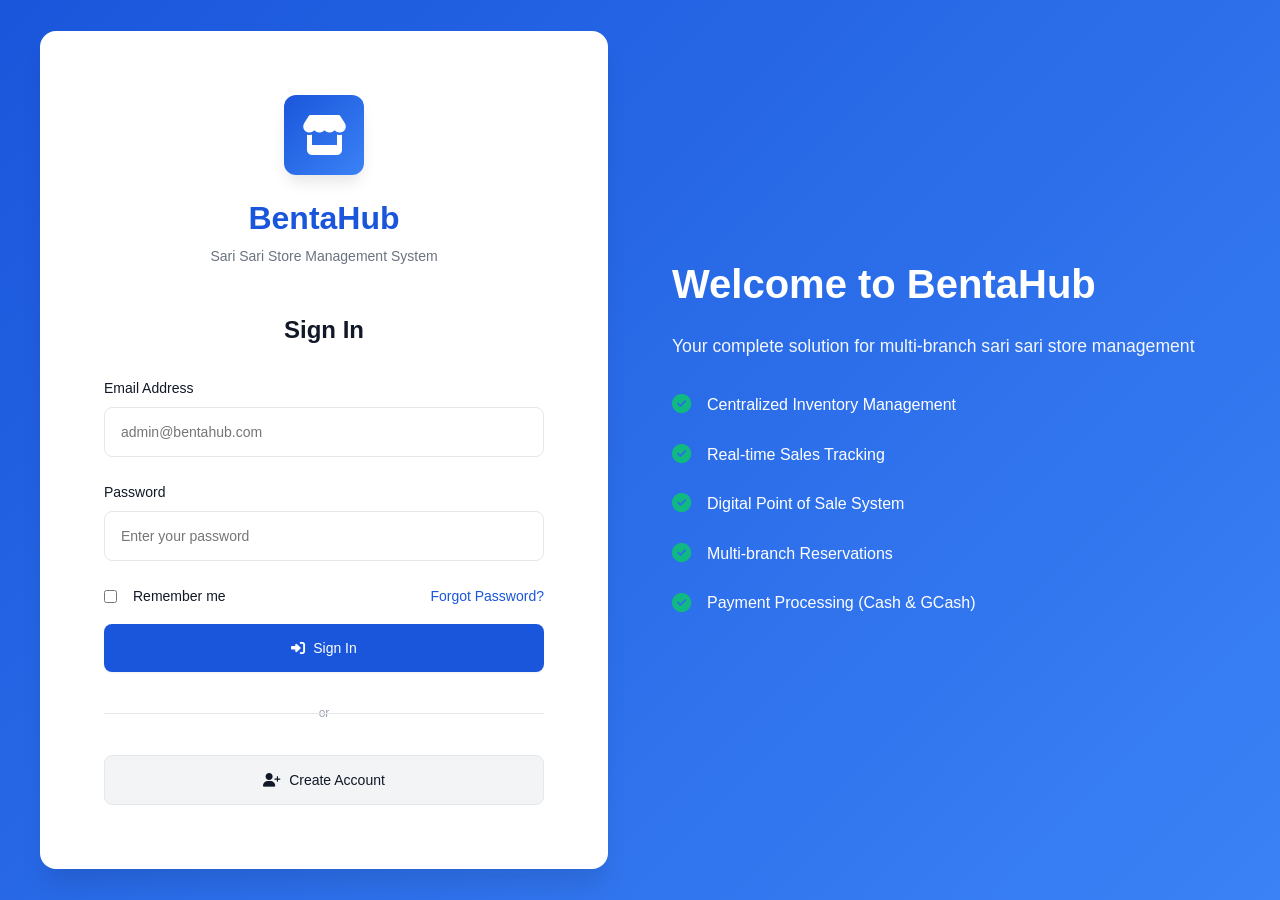
<file: index.html>
<!DOCTYPE html>
<html lang="en">
<head>
    <meta charset="UTF-8">
    <meta name="viewport" content="width=device-width, initial-scale=1.0">
    <title>BentaHub - Sari Sari Store POS & Inventory System</title>
    <link rel="stylesheet" href="https://cdnjs.cloudflare.com/ajax/libs/font-awesome/6.4.0/css/all.min.css">
    <link rel="stylesheet" href="global.css">
    <link rel="stylesheet" href="auth.css">
</head>
<body>
    <div class="auth-container">
        <div class="auth-wrapper">
            <div class="auth-box">
                <div class="logo-section">
                    <div class="logo">
                        <i class="fas fa-store"></i>
                    </div>
                    <h1>BentaHub</h1>
                    <p>Sari Sari Store Management System</p>
                </div>

                <!-- Login Form -->
                <form id="loginForm" class="auth-form active">
                    <h2>Sign In</h2>
                    
                    <div class="form-group">
                        <label for="email">Email Address</label>
                        <input type="email" id="email" name="email" placeholder="admin@bentahub.com" required>
                    </div>

                    <div class="form-group">
                        <label for="password">Password</label>
                        <input type="password" id="password" name="password" placeholder="Enter your password" required>
                    </div>

                    <div class="form-group checkbox">
                        <input type="checkbox" id="remember" name="remember">
                        <label for="remember">Remember me</label>
                        <a href="#" onclick="toggleForgotPassword()" class="forgot-link">Forgot Password?</a>
                    </div>

                    <button type="submit" class="btn btn-primary btn-block">
                        <i class="fas fa-sign-in-alt"></i> Sign In
                    </button>

                    <div class="form-divider">or</div>

                    <button type="button" class="btn btn-secondary btn-block" onclick="toggleRegister()">
                        <i class="fas fa-user-plus"></i> Create Account
                    </button>
                </form>

                <!-- Forgot Password Form -->
                <form id="forgotPasswordForm" class="auth-form">
                    <h2>Reset Password</h2>
                    <p class="form-description">Enter your email address and we'll send you a link to reset your password.</p>
                    
                    <div class="form-group">
                        <label for="resetEmail">Email Address</label>
                        <input type="email" id="resetEmail" name="email" placeholder="your-email@example.com" required>
                    </div>

                    <button type="submit" class="btn btn-primary btn-block">
                        <i class="fas fa-paper-plane"></i> Send Reset Link
                    </button>

                    <button type="button" class="btn btn-secondary btn-block" onclick="toggleForgotPassword()">
                        <i class="fas fa-arrow-left"></i> Back to Login
                    </button>
                </form>

                <!-- Register Form -->
                <form id="registerForm" class="auth-form">
                    <h2>Create Account</h2>
                    
                    <div class="form-group">
                        <label for="regName">Full Name</label>
                        <input type="text" id="regName" name="fullName" placeholder="John Doe" required>
                    </div>

                    <div class="form-group">
                        <label for="regEmail">Email Address</label>
                        <input type="email" id="regEmail" name="email" placeholder="john@example.com" required>
                    </div>

                    <div class="form-group">
                        <label for="regPassword">Password</label>
                        <input type="password" id="regPassword" name="password" placeholder="Create a password" required>
                    </div>

                    <input type="hidden" id="regRole" name="role" value="customer">

                    <button type="submit" class="btn btn-primary btn-block">
                        <i class="fas fa-check"></i> Create Account
                    </button>

                    <button type="button" class="btn btn-secondary btn-block" onclick="toggleRegister()">
                        <i class="fas fa-arrow-left"></i> Back to Login
                    </button>
                </form>
            </div>

            <div class="auth-info">
                <h3>Welcome to BentaHub</h3>
                <p>Your complete solution for multi-branch sari sari store management</p>
                <ul class="features">
                    <li><i class="fas fa-check-circle"></i> Centralized Inventory Management</li>
                    <li><i class="fas fa-check-circle"></i> Real-time Sales Tracking</li>
                    <li><i class="fas fa-check-circle"></i> Digital Point of Sale System</li>
                    <li><i class="fas fa-check-circle"></i> Multi-branch Reservations</li>
                    <li><i class="fas fa-check-circle"></i> Payment Processing (Cash & GCash)</li>
                </ul>
            </div>
        </div>
    </div>

    <script src="auth.js"></script>
</body>
</html>
</file>
<file: global.css>
/* ========================================
   DESIGN TOKENS & COLOR SYSTEM
   ======================================== */
:root {
    /* Primary Colors */
    --primary-color: #1a56db;      /* Professional Blue */
    --primary-dark: #1e40af;       /* Dark Blue */
    --primary-light: #3b82f6;      /* Light Blue */
    
    /* Accent Colors */
    --success-color: #10b981;      /* Green */
    --warning-color: #f59e0b;      /* Amber */
    --danger-color: #ef4444;       /* Red */
    
    /* Neutral Colors */
    --bg-primary: #ffffff;         /* White */
    --bg-secondary: #f9fafb;       /* Light Gray */
    --bg-tertiary: #f3f4f6;        /* Medium Gray */
    --bg-dark: #111827;            /* Dark Gray/Black */
    
    --text-primary: #111827;       /* Dark Text */
    --text-secondary: #6b7280;     /* Medium Text */
    --text-tertiary: #9ca3af;      /* Light Text */
    --text-white: #ffffff;         /* White Text */
    
    --border-color: #e5e7eb;       /* Border Gray */
    --border-dark: #d1d5db;        /* Dark Border */
    
    /* Spacing Scale */
    --spacing-xs: 0.25rem;
    --spacing-sm: 0.5rem;
    --spacing-md: 1rem;
    --spacing-lg: 1.5rem;
    --spacing-xl: 2rem;
    --spacing-2xl: 3rem;
    --spacing-3xl: 4rem;
    
    /* Border Radius */
    --radius-sm: 0.375rem;
    --radius-md: 0.5rem;
    --radius-lg: 0.75rem;
    --radius-xl: 1rem;
    
    /* Typography */
    --font-sans: -apple-system, BlinkMacSystemFont, 'Segoe UI', Roboto, 'Helvetica Neue', Arial, sans-serif;
    --font-mono: 'Courier New', monospace;
    
    /* Shadows */
    --shadow-sm: 0 1px 2px 0 rgba(0, 0, 0, 0.05);
    --shadow-md: 0 4px 6px -1px rgba(0, 0, 0, 0.1);
    --shadow-lg: 0 10px 15px -3px rgba(0, 0, 0, 0.1);
    --shadow-xl: 0 20px 25px -5px rgba(0, 0, 0, 0.1);
    
    /* Transitions */
    --transition-fast: 150ms ease-in-out;
    --transition-normal: 300ms ease-in-out;
    --transition-slow: 500ms ease-in-out;
}

/* ========================================
   GLOBAL RESET & TYPOGRAPHY
   ======================================== */
* {
    margin: 0;
    padding: 0;
    box-sizing: border-box;
}

html {
    scroll-behavior: smooth;
}

body {
    font-family: var(--font-sans);
    font-size: 14px;
    line-height: 1.6;
    color: var(--text-primary);
    background-color: var(--bg-secondary);
    overflow-x: hidden;
}

h1, h2, h3, h4, h5, h6 {
    font-weight: 600;
    line-height: 1.2;
    margin-bottom: var(--spacing-md);
}

h1 { font-size: 2rem; }
h2 { font-size: 1.5rem; }
h3 { font-size: 1.25rem; }
h4 { font-size: 1.125rem; }
h5 { font-size: 1rem; }
h6 { font-size: 0.875rem; }

p {
    margin-bottom: var(--spacing-md);
}

a {
    color: var(--primary-color);
    text-decoration: none;
    transition: color var(--transition-fast);
}

a:hover {
    color: var(--primary-dark);
}

/* ========================================
   BUTTONS
   ======================================== */
.btn {
    display: inline-flex;
    align-items: center;
    justify-content: center;
    gap: var(--spacing-sm);
    padding: var(--spacing-md) var(--spacing-lg);
    border: none;
    border-radius: var(--radius-md);
    font-size: 14px;
    font-weight: 500;
    cursor: pointer;
    transition: all var(--transition-fast);
    text-decoration: none;
}

.btn:disabled {
    opacity: 0.5;
    cursor: not-allowed;
}

/* Button Variants */
.btn-primary {
    background-color: var(--primary-color);
    color: var(--text-white);
    box-shadow: var(--shadow-sm);
}

.btn-primary:hover:not(:disabled) {
    background-color: var(--primary-dark);
    box-shadow: var(--shadow-md);
    transform: translateY(-1px);
}

.btn-secondary {
    background-color: var(--bg-tertiary);
    color: var(--text-primary);
    border: 1px solid var(--border-color);
}

.btn-secondary:hover:not(:disabled) {
    background-color: var(--bg-secondary);
    border-color: var(--border-dark);
}

.btn-success {
    background-color: var(--success-color);
    color: var(--text-white);
}

.btn-success:hover:not(:disabled) {
    background-color: #059669;
}

.btn-danger {
    background-color: var(--danger-color);
    color: var(--text-white);
}

.btn-danger:hover:not(:disabled) {
    background-color: #dc2626;
}

.btn-warning {
    background-color: var(--warning-color);
    color: var(--text-white);
}

.btn-warning:hover:not(:disabled) {
    background-color: #d97706;
}

.btn-outline {
    background-color: transparent;
    color: var(--primary-color);
    border: 2px solid var(--primary-color);
}

.btn-outline:hover:not(:disabled) {
    background-color: var(--primary-color);
    color: var(--text-white);
}

/* Button Sizes */
.btn-block {
    width: 100%;
}

.btn-small {
    padding: var(--spacing-sm) var(--spacing-md);
    font-size: 12px;
}

.btn-large {
    padding: var(--spacing-lg) var(--spacing-xl);
    font-size: 16px;
}

/* ========================================
   FORM ELEMENTS
   ======================================== */
input, textarea, select {
    font-family: var(--font-sans);
    font-size: 14px;
    width: 100%;
    padding: var(--spacing-md);
    border: 1px solid var(--border-color);
    border-radius: var(--radius-md);
    background-color: var(--bg-primary);
    color: var(--text-primary);
    transition: all var(--transition-fast);
}

input:focus, textarea:focus, select:focus {
    outline: none;
    border-color: var(--primary-color);
    box-shadow: 0 0 0 3px rgba(26, 86, 219, 0.1);
}

input:disabled, textarea:disabled, select:disabled {
    background-color: var(--bg-tertiary);
    cursor: not-allowed;
}

input[type="checkbox"],
input[type="radio"] {
    width: auto;
    margin-right: var(--spacing-sm);
}

label {
    display: block;
    margin-bottom: var(--spacing-sm);
    font-weight: 500;
    color: var(--text-primary);
}

.form-group {
    margin-bottom: var(--spacing-lg);
}

.form-group.checkbox {
    display: flex;
    align-items: center;
    margin-bottom: var(--spacing-md);
    justify-content: space-between;
}

.form-group.checkbox label {
    margin-bottom: 0;
    margin-left: var(--spacing-sm);
    font-weight: 400;
    flex: 1;
}

.forgot-link {
    color: var(--primary-color);
    text-decoration: none;
    font-size: 14px;
    transition: color 0.2s ease;
    margin-left: auto;
}

.forgot-link:hover {
    color: var(--primary-hover);
    text-decoration: underline;
}

.form-description {
    text-align: center;
    color: var(--text-secondary);
    font-size: 14px;
    margin-bottom: var(--spacing-xl);
    line-height: 1.5;
}

.form-hint, .hint {
    display: block;
    margin-top: var(--spacing-sm);
    font-size: 12px;
    color: var(--text-tertiary);
}

.form-error {
    display: block;
    margin-top: var(--spacing-sm);
    font-size: 12px;
    color: var(--danger-color);
}

/* ========================================
   TABLES
   ======================================== */
.table {
    width: 100%;
    border-collapse: collapse;
    background-color: var(--bg-primary);
    border-radius: var(--radius-lg);
    overflow: hidden;
    box-shadow: var(--shadow-sm);
}

.table thead {
    background-color: var(--bg-tertiary);
}

.table th {
    padding: var(--spacing-md);
    font-weight: 600;
    text-align: left;
    color: var(--text-primary);
    border-bottom: 1px solid var(--border-color);
}

.table td {
    padding: var(--spacing-md);
    border-bottom: 1px solid var(--border-color);
}

.table tbody tr:hover {
    background-color: var(--bg-secondary);
}

.table tbody tr:last-child td {
    border-bottom: none;
}

.table-sm th,
.table-sm td {
    padding: var(--spacing-sm) var(--spacing-md);
    font-size: 13px;
}

/* ========================================
   CARDS
   ======================================== */
.card {
    background-color: var(--bg-primary);
    border-radius: var(--radius-lg);
    box-shadow: var(--shadow-sm);
    padding: var(--spacing-lg);
    border: 1px solid var(--border-color);
    transition: all var(--transition-normal);
}

.card:hover {
    box-shadow: var(--shadow-md);
    transform: translateY(-2px);
}

.card-header {
    padding-bottom: var(--spacing-lg);
    border-bottom: 1px solid var(--border-color);
    margin-bottom: var(--spacing-lg);
}

.card-header h3 {
    margin-bottom: 0;
}

.card-body {
    padding: 0;
}

.card-footer {
    padding-top: var(--spacing-lg);
    border-top: 1px solid var(--border-color);
    margin-top: var(--spacing-lg);
}

/* ========================================
   BADGES
   ======================================== */
.badge {
    display: inline-flex;
    align-items: center;
    gap: var(--spacing-sm);
    padding: var(--spacing-sm) var(--spacing-md);
    border-radius: 999px;
    font-size: 12px;
    font-weight: 500;
}

.badge-primary {
    background-color: rgba(26, 86, 219, 0.1);
    color: var(--primary-color);
}

.badge-success {
    background-color: rgba(16, 185, 129, 0.1);
    color: var(--success-color);
}

.badge-danger {
    background-color: rgba(239, 68, 68, 0.1);
    color: var(--danger-color);
}

.badge-warning {
    background-color: rgba(245, 158, 11, 0.1);
    color: var(--warning-color);
}

/* ========================================
   UTILITIES
   ======================================== */
.container {
    max-width: 1200px;
    margin: 0 auto;
    padding: 0 var(--spacing-lg);
}

.flex {
    display: flex;
}

.flex-col {
    flex-direction: column;
}

.items-center {
    align-items: center;
}

.items-start {
    align-items: flex-start;
}

.items-end {
    align-items: flex-end;
}

.justify-between {
    justify-content: space-between;
}

.justify-center {
    justify-content: center;
}

.justify-end {
    justify-content: flex-end;
}

.gap-1 { gap: var(--spacing-sm); }
.gap-2 { gap: var(--spacing-md); }
.gap-3 { gap: var(--spacing-lg); }
.gap-4 { gap: var(--spacing-xl); }

.mt-1 { margin-top: var(--spacing-sm); }
.mt-2 { margin-top: var(--spacing-md); }
.mt-3 { margin-top: var(--spacing-lg); }
.mt-4 { margin-top: var(--spacing-xl); }

.mb-1 { margin-bottom: var(--spacing-sm); }
.mb-2 { margin-bottom: var(--spacing-md); }
.mb-3 { margin-bottom: var(--spacing-lg); }
.mb-4 { margin-bottom: var(--spacing-xl); }

.px-2 { padding-left: var(--spacing-md); padding-right: var(--spacing-md); }
.px-3 { padding-left: var(--spacing-lg); padding-right: var(--spacing-lg); }

.py-2 { padding-top: var(--spacing-md); padding-bottom: var(--spacing-md); }
.py-3 { padding-top: var(--spacing-lg); padding-bottom: var(--spacing-lg); }

.text-center {
    text-align: center;
}

.text-right {
    text-align: right;
}

.text-muted {
    color: var(--text-secondary);
}

.text-small {
    font-size: 12px;
}

.text-bold {
    font-weight: 600;
}

.hidden {
    display: none !important;
}

.show {
    display: block !important;
}

.invisible {
    visibility: hidden;
}

.visible {
    visibility: visible;
}

.opacity-50 {
    opacity: 0.5;
}

.opacity-75 {
    opacity: 0.75;
}

.cursor-pointer {
    cursor: pointer;
}

.grid {
    display: grid;
    gap: var(--spacing-lg);
}

.grid-cols-2 {
    grid-template-columns: repeat(2, 1fr);
}

.grid-cols-3 {
    grid-template-columns: repeat(3, 1fr);
}

.grid-cols-4 {
    grid-template-columns: repeat(4, 1fr);
}

/* ========================================
   RESPONSIVE DESIGN
   ======================================== */

/* Mobile First - Base styles are for mobile */

/* Tablet and up */
@media (min-width: 768px) {
    .container {
        padding: 0 var(--spacing-xl);
    }
    
    .grid-cols-2 {
        grid-template-columns: repeat(2, 1fr);
    }
    
    .grid-cols-3 {
        grid-template-columns: repeat(3, 1fr);
    }
    
    .grid-cols-4 {
        grid-template-columns: repeat(4, 1fr);
    }
}

/* Desktop and up */
@media (min-width: 1024px) {
    .container {
        max-width: 1200px;
    }
}

/* Large screens */
@media (min-width: 1280px) {
    .container {
        max-width: 1400px;
    }
}

/* Hide on mobile, show on larger screens */
@media (max-width: 767px) {
    .hidden-mobile {
        display: none !important;
    }
}

@media (min-width: 768px) {
    .hidden-tablet-up {
        display: none !important;
    }
}

/* Flex responsive */
@media (max-width: 767px) {
    .flex-mobile-col {
        flex-direction: column;
    }
    
    .flex-mobile-wrap {
        flex-wrap: wrap;
    }
}

/* Text sizes responsive */
@media (max-width: 767px) {
    h1 { font-size: 1.5rem; }
    h2 { font-size: 1.25rem; }
    h3 { font-size: 1.125rem; }
    body { font-size: 13px; }
}

/* ========================================
   ANIMATIONS
   ======================================== */
@keyframes fadeIn {
    from {
        opacity: 0;
        transform: translateY(10px);
    }
    to {
        opacity: 1;
        transform: translateY(0);
    }
}

@keyframes slideIn {
    from {
        transform: translateX(-20px);
        opacity: 0;
    }
    to {
        transform: translateX(0);
        opacity: 1;
    }
}

@keyframes pulse {
    0%, 100% {
        opacity: 1;
    }
    50% {
        opacity: 0.5;
    }
}

.fade-in {
    animation: fadeIn var(--transition-normal) ease-out;
}

.slide-in {
    animation: slideIn var(--transition-normal) ease-out;
}

.pulse {
    animation: pulse 2s cubic-bezier(0.4, 0, 0.6, 1) infinite;
}

/* ========================================
   PAGE NAVIGATION
   ======================================== */
.page {
    display: none;
}

.page.active {
    display: block;
}

/* ========================================
   INVENTORY STYLES
   ======================================== */
.stock-input {
    width: 80px;
    text-align: center;
    border: 1px solid var(--border-color);
    border-radius: var(--radius-sm);
    padding: var(--spacing-xs) var(--spacing-sm);
    font-size: 14px;
    font-weight: 500;
    background-color: var(--bg-primary);
    transition: all var(--transition-fast);
}

.stock-input:focus {
    border-color: var(--primary-color);
    box-shadow: 0 0 0 2px rgba(26, 86, 219, 0.1);
    outline: none;
}

.stock-input[readonly] {
    background-color: var(--bg-secondary);
    cursor: not-allowed;
}
</file>
<file: auth.css>
/* ========================================
   AUTHENTICATION STYLES
   ======================================== */
.auth-container {
    min-height: 100vh;
    display: flex;
    align-items: center;
    justify-content: center;
    background: linear-gradient(135deg, #1a56db 0%, #3b82f6 100%);
    padding: var(--spacing-lg);
}

.auth-wrapper {
    display: grid;
    grid-template-columns: 1fr 1fr;
    gap: var(--spacing-3xl);
    width: 100%;
    max-width: 1200px;
    align-items: center;
}

.auth-box {
    background-color: var(--bg-primary);
    border-radius: var(--radius-xl);
    padding: var(--spacing-3xl);
    box-shadow: var(--shadow-xl);
    animation: slideIn 0.6s ease-out;
}

.logo-section {
    text-align: center;
    margin-bottom: var(--spacing-2xl);
}

.logo {
    width: 80px;
    height: 80px;
    background: linear-gradient(135deg, #1a56db 0%, #3b82f6 100%);
    border-radius: var(--radius-lg);
    display: flex;
    align-items: center;
    justify-content: center;
    font-size: 2.5rem;
    color: white;
    margin: 0 auto var(--spacing-lg);
    box-shadow: var(--shadow-lg);
}

.logo-section h1 {
    color: var(--primary-color);
    margin-bottom: var(--spacing-sm);
}

.logo-section p {
    color: var(--text-secondary);
    margin-bottom: 0;
}

/* ========================================
   AUTH FORM
   ======================================== */
.auth-form {
    display: none;
}

.auth-form.active {
    display: block;
    animation: fadeIn 0.4s ease-out;
}

.auth-form h2 {
    color: var(--text-primary);
    margin-bottom: var(--spacing-xl);
    text-align: center;
}

.form-divider {
    position: relative;
    margin: var(--spacing-xl) 0;
    text-align: center;
    color: var(--text-tertiary);
    font-size: 12px;
}

.form-divider::before {
    content: '';
    position: absolute;
    top: 50%;
    left: 0;
    right: 0;
    height: 1px;
    background-color: var(--border-color);
}

.form-divider span {
    position: relative;
    background-color: var(--bg-primary);
    padding: 0 var(--spacing-md);
}

/* ========================================
   AUTH INFO SECTION
   ======================================== */
.auth-info {
    color: var(--text-white);
    animation: fadeIn 0.8s ease-out;
}

.auth-info h3 {
    font-size: 2.5rem;
    margin-bottom: var(--spacing-lg);
    color: var(--text-white);
}

.auth-info p {
    font-size: 1.1rem;
    margin-bottom: var(--spacing-xl);
    opacity: 0.95;
}

.features {
    list-style: none;
    padding: 0;
}

.features li {
    margin-bottom: var(--spacing-lg);
    display: flex;
    align-items: center;
    gap: var(--spacing-md);
    font-size: 1rem;
}

.features i {
    color: #10b981;
    font-size: 1.2rem;
}

/* ========================================
   RESPONSIVE DESIGN
   ======================================== */

/* Mobile Styles */
@media (max-width: 767px) {
    .auth-container {
        padding: var(--spacing-md);
    }
    
    .auth-wrapper {
        grid-template-columns: 1fr; /* Single column on mobile */
        gap: var(--spacing-xl);
    }
    
    .auth-box {
        padding: var(--spacing-xl);
    }
    
    .logo {
        width: 60px;
        height: 60px;
        font-size: 2rem;
    }
    
    .logo-section h1 {
        font-size: 1.5rem;
    }
    
    .auth-info h3 {
        font-size: 1.8rem;
    }
    
    .auth-info p {
        font-size: 1rem;
    }
    
    .features li {
        font-size: 0.9rem;
    }
}

/* Tablet Styles */
@media (min-width: 768px) and (max-width: 1023px) {
    .auth-wrapper {
        gap: var(--spacing-2xl);
    }
    
    .auth-box {
        padding: var(--spacing-2xl);
    }
}
</file>
<file: dashboard.css>
/* ========================================
   DASHBOARD LAYOUT
   ======================================== */
.dashboard {
    display: grid;
    grid-template-columns: 250px 1fr;
    min-height: 100vh;
    width: 100vw;
    max-width: 100vw;
    background-color: var(--bg-secondary);
    overflow-x: hidden;
}

html, body {
    width: 100vw;
    min-width: 100vw;
    margin: 0;
    overflow-x: hidden;
}

.sidebar {
    background-color: var(--bg-dark);
    color: var(--text-white);
    padding: 0;
    position: fixed;
    left: 0;
    top: 0;
    height: 100vh;
    width: 250px;
    overflow-y: auto;
    z-index: 1000;
    box-shadow: var(--shadow-lg);
}

.sidebar-header {
    padding: var(--spacing-lg);
    border-bottom: 1px solid rgba(255, 255, 255, 0.1);
    display: flex;
    align-items: center;
    gap: var(--spacing-md);
}

.sidebar-logo {
    width: 40px;
    height: 40px;
    background: linear-gradient(135deg, #3b82f6 0%, #1a56db 100%);
    border-radius: var(--radius-md);
    display: flex;
    align-items: center;
    justify-content: center;
    font-size: 1.5rem;
}

.sidebar-header-text {
    display: flex;
    flex-direction: column;
    justify-content: center;
    margin-top: 0;
}

.sidebar-title,
.sidebar-subtitle {
    margin: 0;
    line-height: 1.2;
}

.sidebar-nav-group {
    padding: var(--spacing-md) 0;
    border-bottom: 1px solid rgba(255, 255, 255, 0.1);
}

.sidebar-nav-group:last-child {
    border-bottom: none;
}

.sidebar-nav-group-title {
    padding: 0 var(--spacing-lg);
    font-size: 0.75rem;
    font-weight: 600;
    text-transform: uppercase;
    opacity: 0.6;
    margin-bottom: var(--spacing-md);
}

.sidebar-nav-link {
    display: flex;
    align-items: center;
    gap: var(--spacing-md);
    padding: var(--spacing-md) var(--spacing-lg);
    color: rgba(255, 255, 255, 0.8);
    cursor: pointer;
    transition: all var(--transition-fast);
    text-decoration: none;
    border-left: 3px solid transparent;
}

.sidebar-nav-link:hover {
    background-color: rgba(255, 255, 255, 0.1);
    color: var(--text-white);
}

.sidebar-nav-link.active {
    background-color: rgba(59, 130, 246, 0.2);
    color: var(--text-white);
    border-left-color: var(--primary-light);
}

.sidebar-nav-icon {
    width: 20px;
    text-align: center;
}

.main-content {
    margin-left: 250px;
    width: calc(100vw - 250px);
    padding: var(--spacing-xl);
    min-width: 1040px;
    max-width: calc(100vw - 250px);
}

/* ========================================
   TOP BAR/HEADER
   ======================================== */
.top-bar {
    background-color: var(--bg-primary);
    padding: var(--spacing-lg) var(--spacing-xl);
    display: flex;
    justify-content: space-between;
    align-items: center;
    box-shadow: var(--shadow-sm);
    margin-bottom: var(--spacing-xl);
    border-radius: var(--radius-lg);
}

.top-bar-left {
    display: flex;
    align-items: center;
    gap: var(--spacing-lg);
}

.page-title {
    font-size: 1.5rem;
    font-weight: 600;
    color: var(--text-primary);
    margin: 0;
}

.page-breadcrumb {
    font-size: 0.875rem;
    color: var(--text-secondary);
    margin: 0;
}

.top-bar-right {
    display: flex;
    align-items: center;
    gap: var(--spacing-lg);
}

.user-info {
    display: flex;
    align-items: center;
    gap: var(--spacing-md);
    padding-right: var(--spacing-lg);
    border-right: 1px solid var(--border-color);
}

.user-avatar {
    width: 40px;
    height: 40px;
    border-radius: 50%;
    background: linear-gradient(135deg, #1a56db 0%, #3b82f6 100%);
    display: flex;
    align-items: center;
    justify-content: center;
    color: white;
    font-weight: 600;
    font-size: 1rem;
}

.user-details h4 {
    margin: 0;
    font-size: 0.9rem;
}

.user-details p {
    margin: 0;
    font-size: 0.8rem;
    color: var(--text-secondary);
}

.hamburger-menu {
    background: none;
    border: none;
    color: var(--text-primary);
    font-size: 1.5rem;
    cursor: pointer;
    padding: var(--spacing-sm);
    margin-right: var(--spacing-md);
    display: none;
}

.hamburger-menu:hover {
    color: var(--primary-color);
}

.sidebar-overlay {
    display: none;
    position: fixed;
    top: 0;
    left: 0;
    width: 100vw;
    height: 100vh;
    background-color: rgba(0, 0, 0, 0.5);
    z-index: 999;
}

.logout-btn:hover {
    color: var(--danger-color);
}

.notification-bell {
    position: relative;
    width: 44px;
    height: 44px;
    border: none;
    border-radius: 50%;
    background-color: var(--bg-tertiary);
    color: var(--text-primary);
    font-size: 1.2rem;
    cursor: pointer;
    display: flex;
    align-items: center;
    justify-content: center;
    transition: all var(--transition-fast);
    margin-right: var(--spacing-md);
}

.notification-bell:hover {
    background-color: #eef4ff;
    transform: scale(1.05);
}

.notification-count {
    position: absolute;
    top: -5px;
    right: -5px;
    min-width: 18px;
    height: 18px;
    padding: 0 5px;
    border-radius: 999px;
    background-color: var(--danger-color);
    color: var(--text-white);
    font-size: 0.7rem;
    font-weight: 700;
    display: flex;
    align-items: center;
    justify-content: center;
}

/* ========================================
   DASHBOARD CONTENT
   ======================================== */
.page-header {
    margin-bottom: var(--spacing-xl);
}

.page-header h1 {
    margin: 0;
    color: var(--text-primary);
}

.page-actions {
    display: flex;
    gap: var(--spacing-md);
    margin-top: var(--spacing-lg);
}

/* ========================================
   STATS GRID
   ======================================== */
.stats-grid {
    display: grid;
    grid-template-columns: repeat(auto-fit, minmax(250px, 1fr));
    gap: var(--spacing-lg);
    margin-bottom: var(--spacing-xl);
}

.stat-card {
    background-color: var(--bg-primary);
    border-radius: var(--radius-lg);
    padding: var(--spacing-lg);
    box-shadow: var(--shadow-sm);
    border-left: 4px solid var(--primary-color);
    transition: all var(--transition-normal);
}

.stat-card:hover {
    box-shadow: var(--shadow-md);
    transform: translateY(-2px);
}

.stat-card.success {
    border-left-color: var(--success-color);
}

.stat-card.warning {
    border-left-color: var(--warning-color);
}

.stat-card.danger {
    border-left-color: var(--danger-color);
}

.stat-icon {
    width: 50px;
    height: 50px;
    border-radius: var(--radius-md);
    display: flex;
    align-items: center;
    justify-content: center;
    font-size: 1.5rem;
    margin-bottom: var(--spacing-md);
    background-color: rgba(26, 86, 219, 0.1);
    color: var(--primary-color);
}

.stat-card.success .stat-icon {
    background-color: rgba(16, 185, 129, 0.1);
    color: var(--success-color);
}

.stat-card.warning .stat-icon {
    background-color: rgba(245, 158, 11, 0.1);
    color: var(--warning-color);
}

.stat-card.danger .stat-icon {
    background-color: rgba(239, 68, 68, 0.1);
    color: var(--danger-color);
}

.stat-label {
    font-size: 0.9rem;
    color: var(--text-secondary);
    margin: 0;
}

.stat-value {
    font-size: 1.75rem;
    font-weight: 700;
    color: var(--text-primary);
    margin: var(--spacing-sm) 0 0 0;
}

.stat-change {
    font-size: 0.85rem;
    margin-top: var(--spacing-sm);
}

.stat-change.up {
    color: var(--success-color);
}

.stat-change.down {
    color: var(--danger-color);
}

/* ========================================
   DATA SECTIONS
   ======================================== */
.section {
    background-color: var(--bg-primary);
    border-radius: var(--radius-lg);
    box-shadow: var(--shadow-sm);
    margin-bottom: var(--spacing-xl);
}

.section-header {
    padding: var(--spacing-lg);
    border-bottom: 1px solid var(--border-color);
    display: flex;
    justify-content: space-between;
    align-items: center;
}

.section-header h3 {
    margin: 0;
}

.section-body {
    padding: var(--spacing-lg);
}

.section-footer {
    padding: var(--spacing-lg);
    border-top: 1px solid var(--border-color);
    text-align: center;
}

/* ========================================
   MODALS
   ======================================== */
.modal {
    display: none;
    position: fixed;
    z-index: 2000;
    left: 0;
    top: 0;
    right: 0;
    bottom: 0;
    width: 100%;
    height: 100%;
    background-color: rgba(0, 0, 0, 0.5);
    animation: fadeIn 0.3s ease-out;
    align-items: center;
    justify-content: center;
}

.modal.show {
    display: flex;
}

.modal-content {
    background-color: var(--bg-primary);
    padding: var(--spacing-xl);
    border-radius: var(--radius-lg);
    box-shadow: var(--shadow-xl);
    max-width: 500px;
    width: 90%;
    max-height: 90vh;
    overflow-y: auto;
    animation: slideIn 0.3s ease-out;
    margin: auto;
}

.modal-header {
    display: flex;
    justify-content: space-between;
    align-items: center;
    margin-bottom: var(--spacing-lg);
    padding-bottom: var(--spacing-lg);
    border-bottom: 1px solid var(--border-color);
}

.modal-header h2 {
    margin: 0;
}

.modal-close {
    background: none;
    border: none;
    font-size: 1.5rem;
    cursor: pointer;
    color: var(--text-secondary);
    transition: color var(--transition-fast);
}

.modal-close:hover {
    color: var(--text-primary);
}

.modal-body {
    margin-bottom: var(--spacing-lg);
}

.modal-footer {
    display: flex;
    gap: var(--spacing-md);
    justify-content: flex-end;
    padding-top: var(--spacing-lg);
    border-top: 1px solid var(--border-color);
}

/* ========================================
   RESPONSIVE DESIGN
   ======================================== */

/* Mobile Styles */
@media (max-width: 767px) {
    .dashboard {
        grid-template-columns: 1fr; /* Single column on mobile */
    }
    
    .sidebar {
        position: fixed;
        left: -250px; /* Hidden off-screen */
        top: 0;
        height: 100vh;
        width: 250px;
        z-index: 1001;
        transition: left 0.3s ease;
    }
    
    .sidebar.open {
        left: 0; /* Show when open */
    }
    
    .sidebar.open ~ .sidebar-overlay {
        display: block;
    }
    
    .main-content {
        margin-left: 0;
        width: 100vw;
        padding: var(--spacing-md);
        min-width: auto;
        max-width: 100vw;
    }
    
    .top-bar {
        padding: var(--spacing-md);
        margin-bottom: var(--spacing-md);
    }
    
    .hamburger-menu {
        display: block;
    }
    
    .stats-grid {
        grid-template-columns: 1fr; /* Single column */
        gap: var(--spacing-md);
    }
    
    .stat-card {
        padding: var(--spacing-md);
    }
    
    .page-actions {
        flex-direction: column;
    }
    
    .user-info {
        display: none; /* Hide user info on mobile to save space */
    }
    
    .notification-bell {
        margin-right: 0;
    }
}

/* Tablet Styles */
@media (min-width: 768px) and (max-width: 1023px) {
    .dashboard {
        grid-template-columns: 200px 1fr; /* Narrower sidebar on tablet */
    }
    
    .sidebar {
        width: 200px;
    }
    
    .main-content {
        margin-left: 200px;
        width: calc(100vw - 200px);
        padding: var(--spacing-lg);
        min-width: auto;
    }
    
    .stats-grid {
        grid-template-columns: repeat(2, 1fr); /* 2 columns on tablet */
    }
}

/* Desktop and up - original styles */
@media (min-width: 1024px) {
    .dashboard {
        grid-template-columns: 250px 1fr;
    }
    
    .sidebar {
        position: fixed;
        left: 0;
    }
    
    .main-content {
        margin-left: 250px;
        width: calc(100vw - 250px);
        padding: var(--spacing-xl);
        min-width: 1040px;
    }
    
    .stats-grid {
        grid-template-columns: repeat(auto-fit, minmax(250px, 1fr));
    }
}

/* ========================================
   LOADING STATE
   ======================================== */
.loading {
    display: inline-block;
    width: 20px;
    height: 20px;
    border: 3px solid var(--border-color);
    border-top-color: var(--primary-color);
    border-radius: 50%;
    animation: spin 0.8s linear infinite;
}

@keyframes spin {
    to {
        transform: rotate(360deg);
    }
}

.skeleton {
    background: linear-gradient(90deg, var(--bg-tertiary) 25%, var(--bg-secondary) 50%, var(--bg-tertiary) 75%);
    background-size: 200% 100%;
    animation: loading 1.5s infinite;
}

@keyframes loading {
    0% {
        background-position: 200% 0;
    }
    100% {
        background-position: -200% 0;
    }
}

/* ========================================
   EMPTY STATE
   ======================================== */
.empty-state {
    text-align: center;
    padding: var(--spacing-3xl) var(--spacing-xl);
}

.empty-icon {
    font-size: 3rem;
    color: var(--text-tertiary);
    margin-bottom: var(--spacing-md);
}

.empty-message {
    color: var(--text-secondary);
    margin-bottom: var(--spacing-lg);
}
</file>
<file: cashier.css>
/* ========================================
   CASHIER DASHBOARD STYLES
   ======================================== */

.pos-container {
    display: grid;
    grid-template-columns: 1fr 350px;
    gap: var(--spacing-lg);
    height: calc(100vh - 200px);
}

.pos-main {
    overflow-y: auto;
}

.pos-sidebar {
    height: 100%;
    overflow-y: auto;
    display: flex;
    flex-direction: column;
}

.pos-sidebar .section {
    height: 100%;
    display: flex;
    flex-direction: column;
}

/* Product Grid */
.product-grid {
    display: grid;
    grid-template-columns: repeat(auto-fill, minmax(150px, 1fr));
    gap: var(--spacing-md);
    padding: var(--spacing-lg) !important;
}

.product-card {
    background-color: var(--bg-secondary);
    border: 1px solid var(--border-color);
    border-radius: var(--radius-md);
    padding: var(--spacing-md);
    text-align: center;
    transition: all var(--transition-normal);
    cursor: pointer;
}

.product-card:hover {
    border-color: var(--primary-color);
    box-shadow: var(--shadow-md);
    transform: translateY(-2px);
}

.product-info h4 {
    margin: 0 0 var(--spacing-sm) 0;
    font-size: 0.9rem;
    line-height: 1.2;
    min-height: 2.4rem;
    display: -webkit-box;
    -webkit-line-clamp: 2;
    line-clamp: 2;
    -webkit-box-orient: vertical;
    overflow: hidden;
}

.product-price {
    font-weight: 700;
    font-size: 1.1rem;
    color: var(--primary-color);
    margin: var(--spacing-md) 0;
}

.product-card .btn {
    width: 100%;
    margin-top: var(--spacing-sm);
}

/* POS Cart */
.pos-cart {
    flex: 1;
    overflow-y: auto;
    padding: 0;
    margin-bottom: var(--spacing-lg);
    border-top: 1px solid var(--border-color);
}

.cart-item {
    display: grid;
    grid-template-columns: 1fr auto;
    gap: var(--spacing-sm);
    padding: var(--spacing-md);
    border-bottom: 1px solid var(--border-color);
    align-items: start;
}

.cart-item-info {
    padding-right: var(--spacing-md);
}

.cart-item-name {
    font-weight: 600;
    font-size: 0.85rem;
    margin: 0 0 var(--spacing-sm) 0;
    line-height: 1.2;
}

.cart-item-price {
    font-size: 0.8rem;
    color: var(--text-secondary);
    margin: 0;
}

.cart-item-total {
    font-weight: 700;
    font-size: 0.9rem;
    margin: 0;
    text-align: right;
    grid-column: 1 / -1;
    padding-top: var(--spacing-sm);
}

.cart-item-actions {
    display: flex;
    gap: var(--spacing-xs);
}

.cart-item-actions .btn {
    padding: 0.375rem 0.5rem;
}

/* POS Totals */
.pos-totals {
    padding: var(--spacing-md);
    border-top: 1px solid var(--border-color);
    border-bottom: 1px solid var(--border-color);
}

.total-row {
    display: flex;
    justify-content: space-between;
    align-items: center;
    padding: var(--spacing-sm) 0;
    font-size: 0.9rem;
}

.total-row input {
    width: 80px;
    padding: 0.375rem;
    border: 1px solid var(--border-color);
    border-radius: var(--radius-sm);
    font-size: 0.9rem;
}

.grand-total {
    font-weight: 700;
    font-size: 1.2rem;
    border-top: 2px solid var(--border-color);
    padding: var(--spacing-md) 0;
    margin-top: var(--spacing-md);
}

.grand-total span {
    color: var(--primary-color);
}

/* Payment Methods */
.payment-methods {
    padding: var(--spacing-md);
    border-bottom: 1px solid var(--border-color);
}

.payment-methods h4 {
    margin: 0 0 var(--spacing-md) 0;
    font-size: 0.9rem;
}

.method-buttons {
    display: grid;
    grid-template-columns: 1fr 1fr;
    gap: var(--spacing-sm);
}

.method-btn {
    padding: var(--spacing-sm) !important;
    background-color: var(--bg-tertiary);
    color: var(--text-primary);
    border: 2px solid transparent;
    font-size: 0.85rem;
}

.method-btn.active {
    background-color: var(--primary-color);
    color: var(--text-white);
    border-color: var(--primary-dark);
}

/* POS Actions */
.pos-actions {
    padding: var(--spacing-md);
    display: grid;
    grid-template-columns: 1fr 1fr;
    gap: var(--spacing-sm);
}

.pos-actions .btn {
    padding: var(--spacing-md) !important;
}

/* ========================================
   RESPONSIVE DESIGN
   ======================================== */

/* Mobile Styles */
@media (max-width: 767px) {
    .pos-container {
        grid-template-columns: 1fr; /* Stack on mobile */
        height: auto;
        gap: var(--spacing-md);
    }
    
    .product-grid {
        grid-template-columns: repeat(auto-fill, minmax(120px, 1fr));
        padding: var(--spacing-md) !important;
        gap: var(--spacing-sm);
    }
    
    .product-card {
        padding: var(--spacing-sm);
    }
    
    .cart-item {
        grid-template-columns: 1fr auto;
    }
    
    .pos-actions {
        flex-direction: column;
    }
    
    .pos-actions .btn {
        width: 100%;
    }
}

/* Tablet Styles */
@media (min-width: 768px) and (max-width: 1023px) {
    .pos-container {
        grid-template-columns: 1fr 300px; /* Narrower sidebar on tablet */
    }
    
    .product-grid {
        grid-template-columns: repeat(auto-fill, minmax(140px, 1fr));
    }
}

/* Alert Animation */
.alert {
    position: fixed;
    top: var(--spacing-xl);
    right: var(--spacing-xl);
    padding: var(--spacing-md);
    border-radius: var(--radius-md);
    display: flex;
    align-items: center;
    gap: var(--spacing-sm);
    z-index: 3000;
    animation: slideInRight 0.4s ease-out;
    max-width: 400px;
    box-shadow: var(--shadow-lg);
}

.alert-success {
    background-color: rgba(16, 185, 129, 0.15);
    color: var(--success-color);
    border: 1px solid rgba(16, 185, 129, 0.3);
}

.alert-warning {
    background-color: rgba(245, 158, 11, 0.15);
    color: var(--warning-color);
    border: 1px solid rgba(245, 158, 11, 0.3);
}

.alert-info {
    background-color: rgba(26, 86, 219, 0.15);
    color: var(--primary-color);
    border: 1px solid rgba(26, 86, 219, 0.3);
}

@keyframes slideInRight {
    from {
        opacity: 0;
        transform: translateX(20px);
    }
    to {
        opacity: 1;
        transform: translateX(0);
    }
}

/* ========================================
   RECEIPT MODAL
   ======================================== */

.receipt-modal {
    max-width: 400px !important;
    width: 100%;
}

.receipt-modal .modal-content {
    border-radius: var(--radius-lg);
    box-shadow: var(--shadow-xl);
}

.receipt {
    font-family: 'Courier New', monospace;
    font-size: 12px;
    line-height: 1.4;
    background-color: white;
    color: black;
    padding: var(--spacing-lg);
    border: 1px solid #ccc;
    max-width: 300px;
    margin: 0 auto;
}

.receipt-header {
    text-align: center;
    margin-bottom: var(--spacing-md);
}

.receipt-header h2 {
    margin: 0 0 var(--spacing-xs) 0;
    font-size: 18px;
    font-weight: bold;
}

.receipt-header p {
    margin: 2px 0;
    font-size: 10px;
}

.receipt-number {
    margin-top: var(--spacing-sm);
}

.receipt-number h3 {
    margin: 0;
    font-size: 14px;
    font-weight: bold;
}

.receipt-divider {
    border-top: 1px dashed #666;
    margin: var(--spacing-sm) 0;
}

.receipt-items {
    margin: var(--spacing-md) 0;
}

.receipt-item {
    display: flex;
    justify-content: space-between;
    margin-bottom: 4px;
    font-size: 11px;
}

.receipt-item-name {
    flex: 1;
    margin-right: var(--spacing-sm);
}

.receipt-item-qty {
    width: 30px;
    text-align: center;
}

.receipt-item-price {
    width: 60px;
    text-align: right;
}

.receipt-totals {
    margin: var(--spacing-md) 0;
}

.receipt-totals .total-row {
    display: flex;
    justify-content: space-between;
    margin-bottom: 2px;
    font-size: 11px;
}

.receipt-totals .grand-total {
    font-weight: bold;
    font-size: 12px;
    border-top: 1px solid #666;
    padding-top: 4px;
    margin-top: 4px;
}

.receipt-footer {
    text-align: center;
    margin-top: var(--spacing-md);
    font-size: 10px;
}

.receipt-footer p {
    margin: 2px 0;
}

.cashier-info {
    margin-top: var(--spacing-sm);
    font-size: 9px;
    color: #666;
}

/* Page Visibility */
.page {
    display: none;
}

.page.active {
    display: block;
    animation: fadeIn 0.4s ease-out;
}

@keyframes fadeIn {
    from {
        opacity: 0;
        transform: translateY(10px);
    }
    to {
        opacity: 1;
        transform: translateY(0);
    }
}
</file>
<file: customer.css>
/* CUSTOMER DASHBOARD STYLES */
.page { display: none; }
.page.active { display: block; animation: fadeIn 0.4s ease-out; }

.branch-card, .product-browse-card {
    background-color: var(--bg-secondary);
    border: 1px solid var(--border-color);
    border-radius: var(--radius-md);
    padding: var(--spacing-lg);
    transition: all var(--transition-normal);
}

.branch-card:hover, .product-browse-card:hover {
    border-color: var(--primary-color);
    box-shadow: var(--shadow-md);
    transform: translateY(-2px);
}

.branch-card h4, .product-browse-card h4 {
    margin: 0 0 var(--spacing-md) 0;
}

.branch-card p {
    margin: var(--spacing-sm) 0;
    font-size: 0.9rem;
}

.product-browse-card {
    text-align: center;
    display: flex;
    flex-direction: column;
}

.product-category {
    color: var(--text-secondary);
    font-size: 0.85rem;
    margin: var(--spacing-sm) 0;
}

.product-price {
    font-weight: 700;
    font-size: 1.25rem;
    color: var(--primary-color);
    margin: var(--spacing-md) 0;
}

.product-browse-grid {
    display: grid;
    grid-template-columns: repeat(auto-fill, minmax(200px, 1fr));
    gap: var(--spacing-lg);
}

.reservation-items {
    background-color: var(--bg-secondary);
    border-radius: var(--radius-md);
    padding: var(--spacing-md);
    margin-bottom: var(--spacing-lg);
    max-height: 300px;
    overflow-y: auto;
}

.reservation-item {
    align-items: center !important;
}

.reservation-item button {
    flex-shrink: 0;
}

.alert {
    position: fixed;
    top: var(--spacing-xl);
    right: var(--spacing-xl);
    padding: var(--spacing-md);
    border-radius: var(--radius-md);
    display: flex;
    align-items: center;
    gap: var(--spacing-sm);
    z-index: 3000;
    animation: slideInRight 0.4s ease-out;
    box-shadow: var(--shadow-lg);
    max-width: 400px;
}

.alert-success {
    background-color: rgba(16, 185, 129, 0.15);
    color: var(--success-color);
    border: 1px solid rgba(16, 185, 129, 0.3);
}

.alert-warning {
    background-color: rgba(245, 158, 11, 0.15);
    color: var(--warning-color);
    border: 1px solid rgba(245, 158, 11, 0.3);
}

.alert-info {
    background-color: rgba(26, 86, 219, 0.15);
    color: var(--primary-color);
    border: 1px solid rgba(26, 86, 219, 0.3);
}

@keyframes slideInRight {
    from { opacity: 0; transform: translateX(20px); }
    to { opacity: 1; transform: translateX(0); }
}

@keyframes fadeIn {
    from { opacity: 0; transform: translateY(10px); }
    to { opacity: 1; transform: translateY(0); }
}

/* ========================================
   RESPONSIVE DESIGN
   ======================================== */

/* Mobile Styles */
@media (max-width: 767px) {
    .product-browse-grid {
        grid-template-columns: repeat(auto-fill, minmax(150px, 1fr));
        gap: var(--spacing-md);
    }
    
    .branch-card, .product-browse-card {
        padding: var(--spacing-md);
    }
    
    .product-price {
        font-size: 1.1rem;
    }
}

/* Tablet Styles */
@media (min-width: 768px) and (max-width: 1023px) {
    .product-browse-grid {
        grid-template-columns: repeat(auto-fill, minmax(180px, 1fr));
    }
}
</file>
